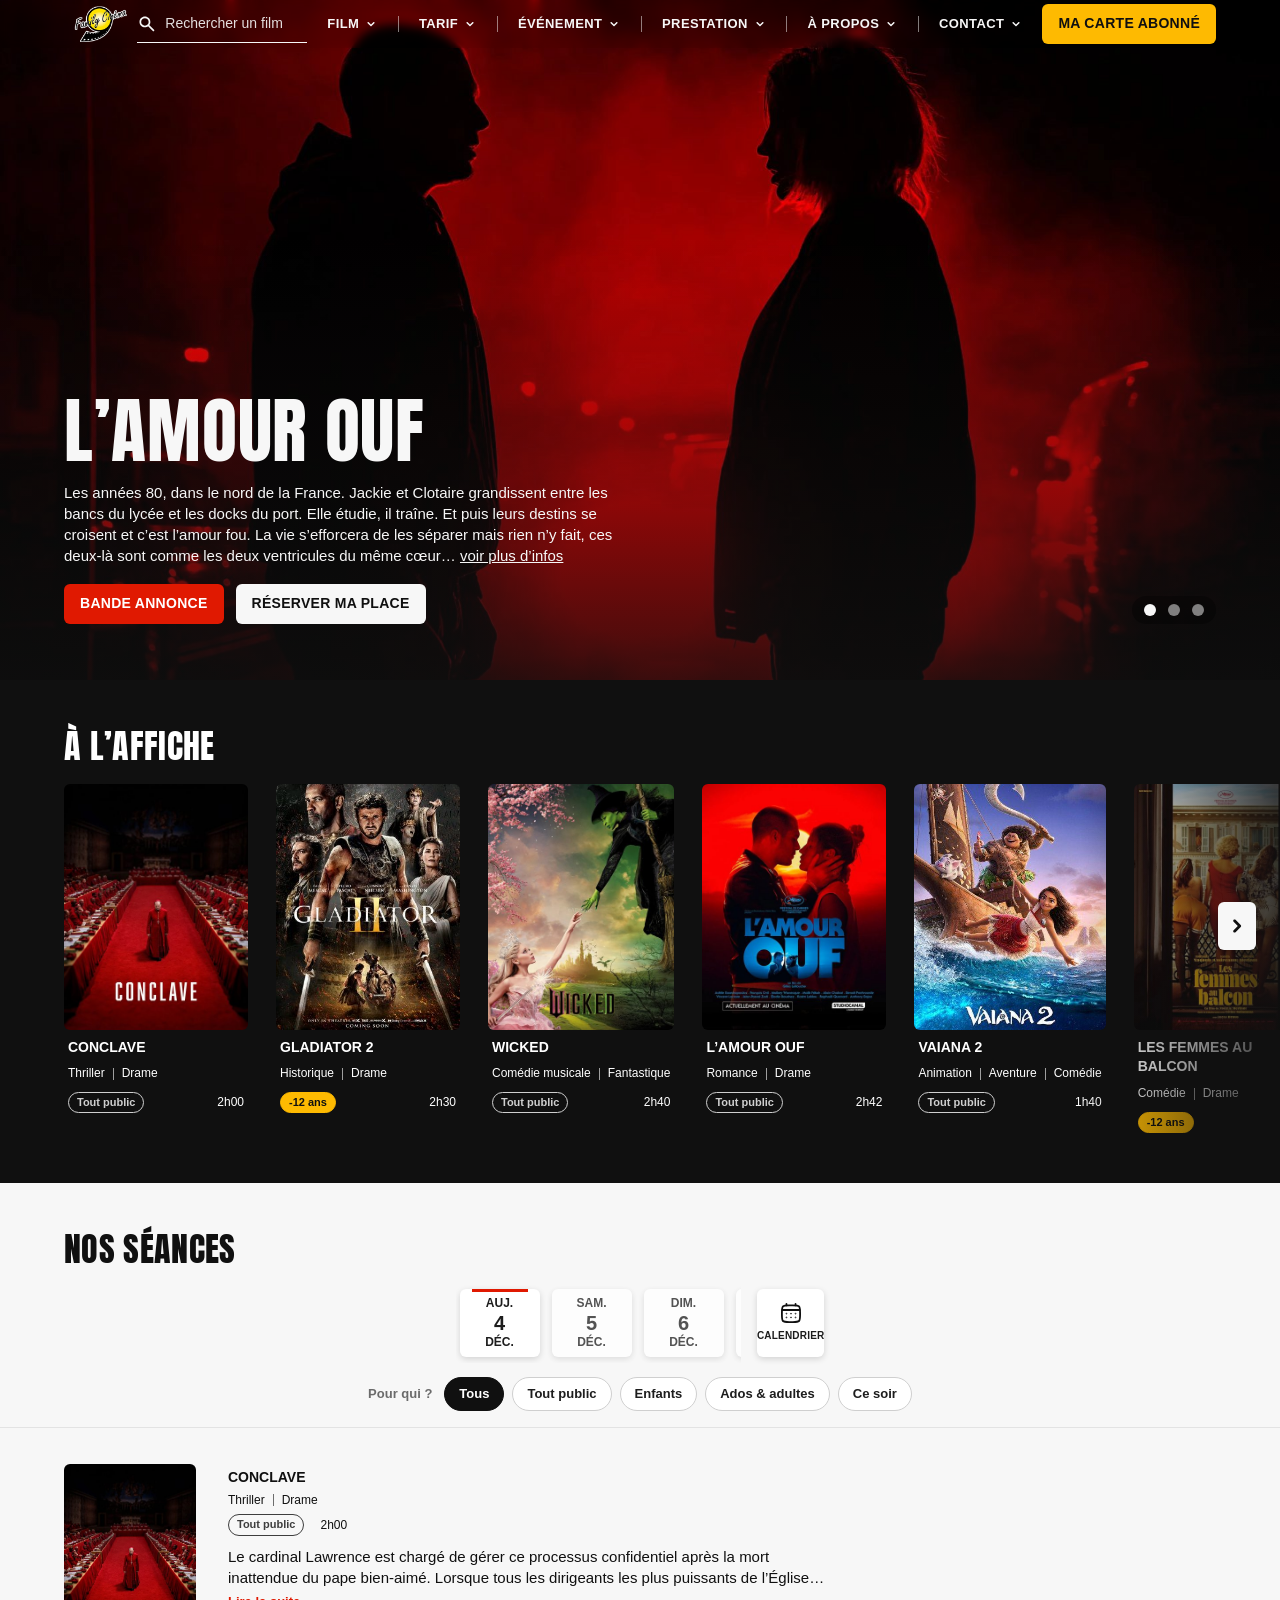
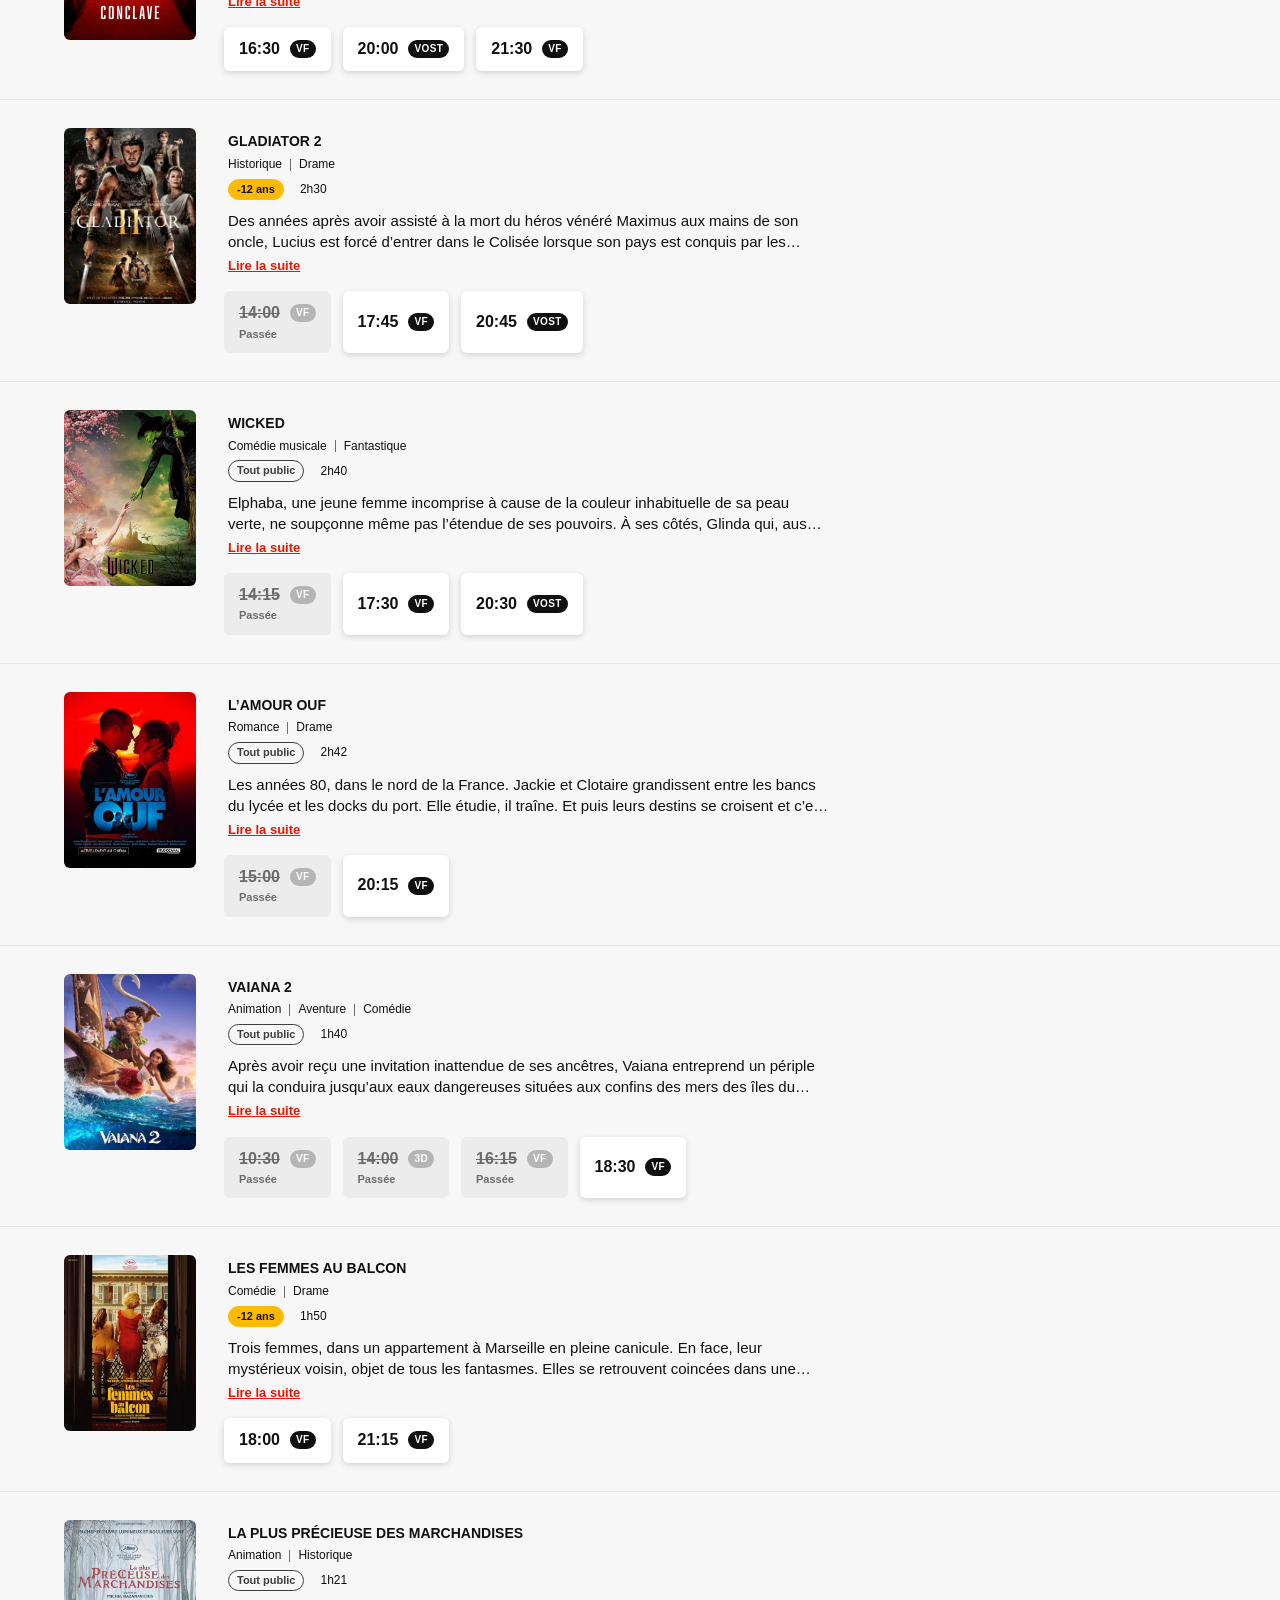
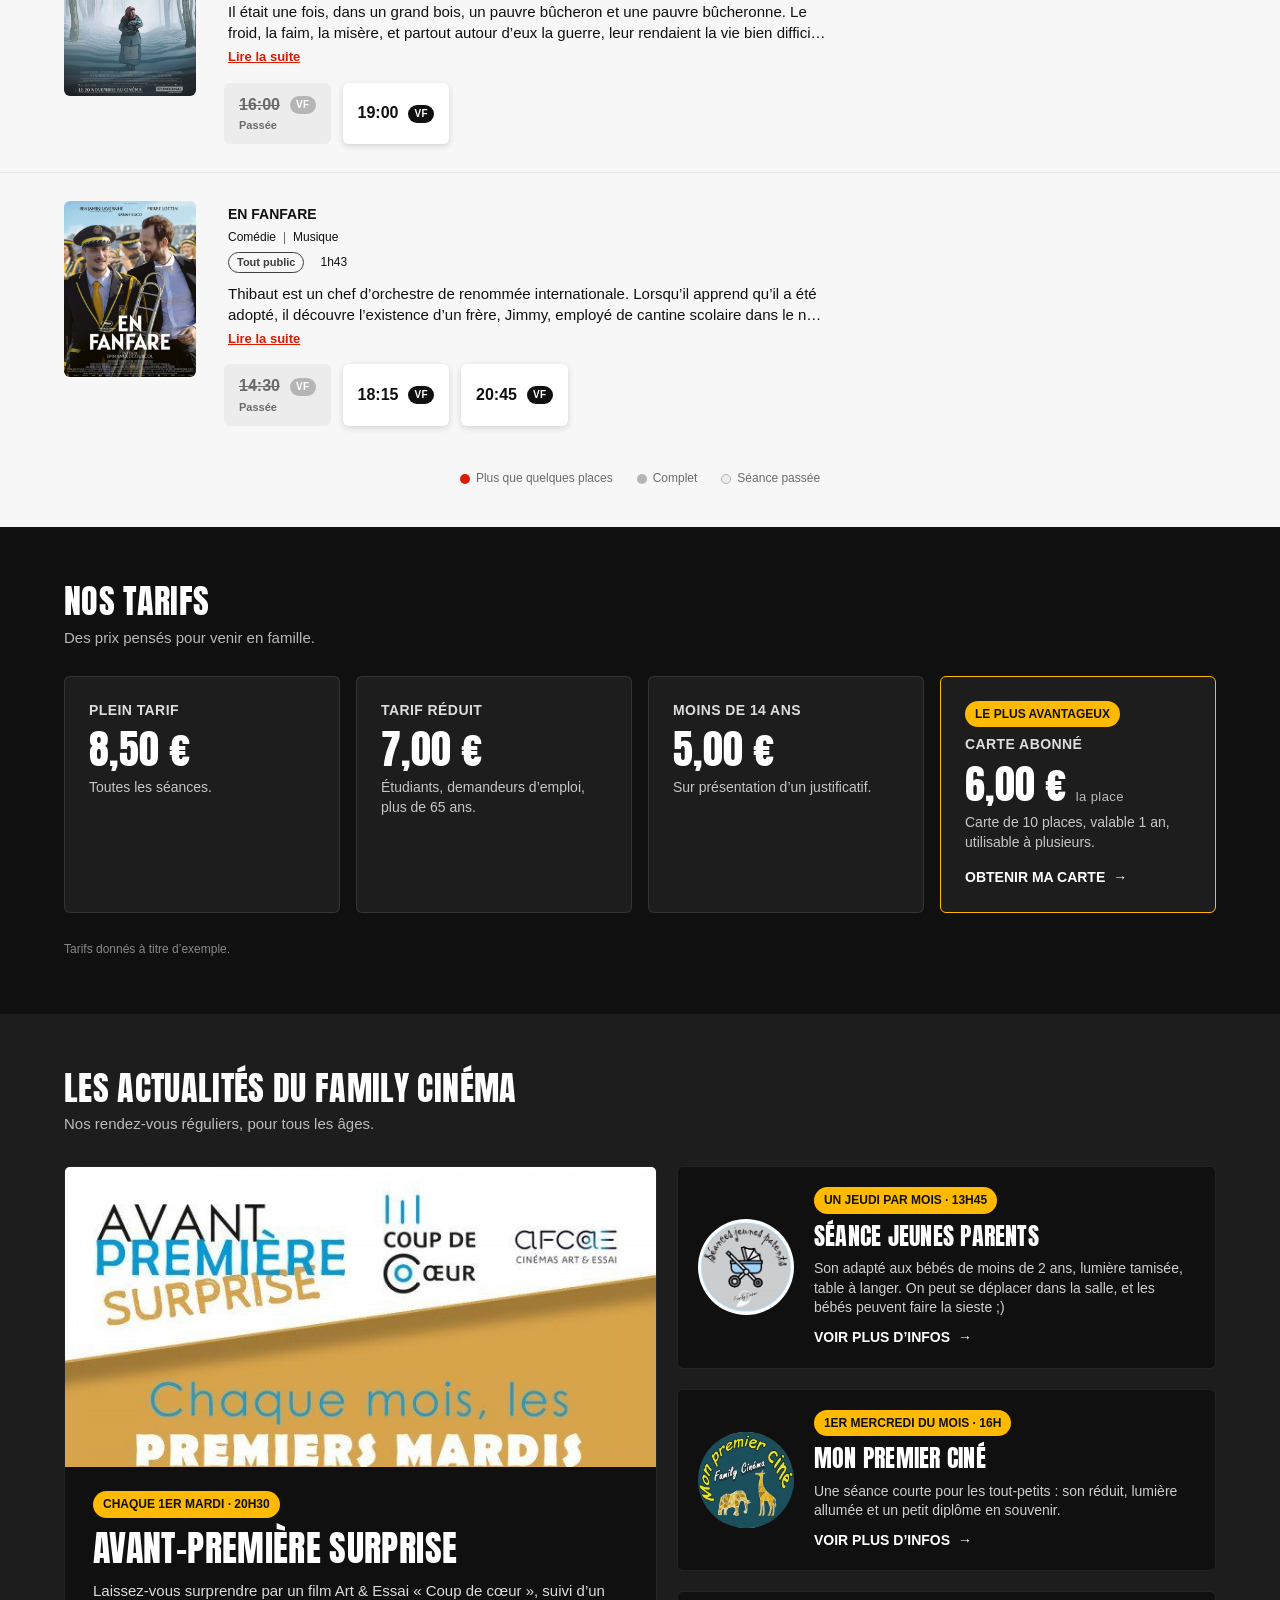
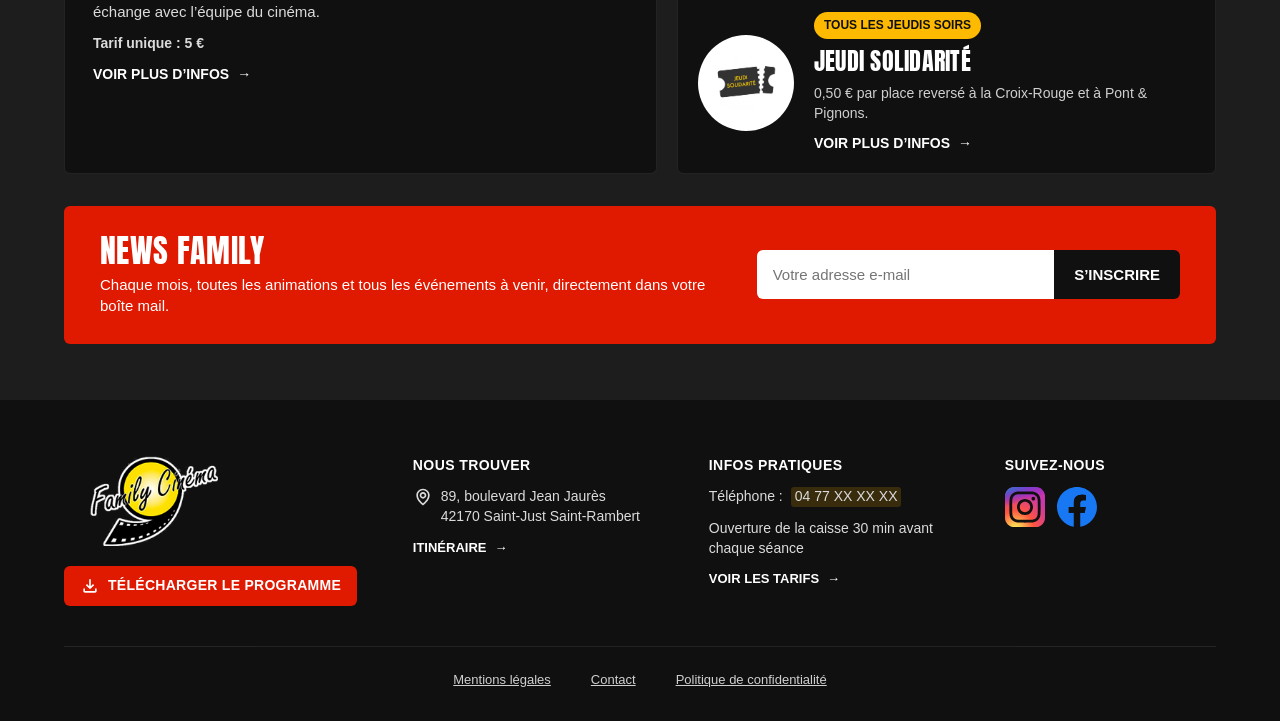
<file: index.html>
<!DOCTYPE html>
<html lang="fr">
<head>
  <meta charset="UTF-8">
  <meta name="viewport" content="width=device-width, initial-scale=1.0">
  <title>Family Cinéma</title>
  <link rel="preconnect" href="https://fonts.googleapis.com">
  <link rel="preconnect" href="https://fonts.gstatic.com" crossorigin>
  <link rel="stylesheet" href="https://fonts.googleapis.com/css2?family=Anton&display=swap">
  <link rel="stylesheet" href="style.css">
</head>
<body>

  <a href="#seances" class="skip-link">Aller aux séances</a>

  <!-- ============ BARRE DE NAVIGATION ============ -->
  <header class="nav">
    <div class="nav__inner">
      <a href="#" class="nav__logo"><img src="images/logo.png" alt="Family Cinéma — accueil"></a>

      <button class="nav__burger" aria-label="Ouvrir le menu" aria-expanded="false">
        <span></span><span></span><span></span>
      </button>

      <div class="nav__content">
        <div class="search-box">
          <label class="search">
            <img class="icon" src="images/icons/loupe.svg" alt="">
            <input id="search" type="search" placeholder="Rechercher un film" autocomplete="off"
                   aria-label="Rechercher un film" aria-controls="search-results" aria-expanded="false">
          </label>
          <ul class="search__results" id="search-results" role="listbox" hidden></ul>
        </div>

        <nav class="nav__menu" aria-label="Menu principal">
          <div class="menu-item">
            <button class="menu-item__btn" aria-expanded="false" aria-controls="menu-film">Film <img class="chevron" src="images/icons/chevron.svg" alt=""></button>
            <ul class="dropdown" id="menu-film">
              <li><a href="#affiche"><strong>À l’affiche</strong><small>Tous les films du moment</small></a></li>
              <li><a href="#seances"><strong>Séances du jour</strong><small>Horaires et réservation</small></a></li>
              <li><a href="#seances" data-filter-link="enfants"><strong>Jeune public</strong><small>Les films pour les enfants</small></a></li>
              <li><a href="#"><strong>Programme de la semaine</strong><small>Tous les horaires d’un coup d’œil</small></a></li>
            </ul>
          </div>
          <span class="nav__sep"></span>
          <div class="menu-item">
            <button class="menu-item__btn" aria-expanded="false" aria-controls="menu-tarif">Tarif <img class="chevron" src="images/icons/chevron.svg" alt=""></button>
            <ul class="dropdown" id="menu-tarif">
              <li><a href="#tarifs"><strong>Nos tarifs</strong><small>Plein, réduit, moins de 14 ans</small></a></li>
              <li><a href="#"><strong>Carte abonné</strong><small>10 places à 6 € la place</small></a></li>
              <li><a href="#"><strong>Groupes & scolaires</strong><small>Tarifs à partir de 10 personnes</small></a></li>
            </ul>
          </div>
          <span class="nav__sep"></span>
          <div class="menu-item">
            <button class="menu-item__btn" aria-expanded="false" aria-controls="menu-evenement">Événement <img class="chevron" src="images/icons/chevron.svg" alt=""></button>
            <ul class="dropdown" id="menu-evenement">
              <li><a href="#"><strong>Avant-première surprise</strong><small>Chaque 1er mardi · 20h30</small></a></li>
              <li><a href="#"><strong>Séance jeunes parents</strong><small>Un jeudi par mois · 13h45</small></a></li>
              <li><a href="#"><strong>Mon premier ciné</strong><small>1er mercredi du mois · 16h</small></a></li>
              <li><a href="#"><strong>Jeudi solidarité</strong><small>Tous les jeudis soirs</small></a></li>
            </ul>
          </div>
          <span class="nav__sep"></span>
          <div class="menu-item">
            <button class="menu-item__btn" aria-expanded="false" aria-controls="menu-prestation">Prestation <img class="chevron" src="images/icons/chevron.svg" alt=""></button>
            <ul class="dropdown" id="menu-prestation">
              <li><a href="#"><strong>Location de salle</strong><small>Pour vos réunions et projections</small></a></li>
              <li><a href="#"><strong>Séances scolaires</strong><small>Écoles, collèges, lycées</small></a></li>
              <li><a href="#"><strong>Anniversaire au cinéma</strong><small>Une séance + un goûter</small></a></li>
            </ul>
          </div>
          <span class="nav__sep"></span>
          <div class="menu-item">
            <button class="menu-item__btn" aria-expanded="false" aria-controls="menu-apropos">À propos <img class="chevron" src="images/icons/chevron.svg" alt=""></button>
            <ul class="dropdown" id="menu-apropos">
              <li><a href="#"><strong>Notre cinéma</strong><small>Notre histoire et notre équipe</small></a></li>
              <li><a href="#"><strong>Accessibilité</strong><small>Venir au cinéma en situation de handicap</small></a></li>
            </ul>
          </div>
          <span class="nav__sep"></span>
          <div class="menu-item">
            <button class="menu-item__btn" aria-expanded="false" aria-controls="menu-contact">Contact <img class="chevron" src="images/icons/chevron.svg" alt=""></button>
            <ul class="dropdown" id="menu-contact">
              <li><a href="#infos"><strong>Nous trouver</strong><small>Adresse et itinéraire</small></a></li>
              <li><a href="#"><strong>Nous écrire</strong><small>Formulaire de contact</small></a></li>
              <li><a href="#actus" data-focus="newsletter-email"><strong>Newsletter</strong><small>Recevoir la News Family</small></a></li>
            </ul>
          </div>
        </nav>

        <a href="#" class="btn btn--card">Ma carte abonné</a>
      </div>
    </div>
  </header>

  <main>

    <!-- ============ CARROUSEL DU HAUT ============ -->
    <section class="hero" aria-roledescription="carrousel" aria-label="Films à la une">
      <div class="hero__track">
        <article class="hero__slide is-active">
          <img class="hero__bg" src="images/hero-amour-ouf.jpg" alt="">
          <div class="hero__text">
            <h1>L’amour ouf</h1>
            <p>Les années 80, dans le nord de la France. Jackie et Clotaire grandissent entre les bancs du lycée et les docks du port. Elle étudie, il traîne. Et puis leurs destins se croisent et c’est l’amour fou. La vie s’efforcera de les séparer mais rien n’y fait, ces deux-là sont comme les deux ventricules du même cœur… <a href="#seance-amour-ouf" data-film="amour-ouf">voir plus d’infos</a></p>
            <div class="hero__buttons">
              <a href="#" class="btn btn--red">Bande annonce</a>
              <a href="#seance-amour-ouf" class="btn btn--light" data-film="amour-ouf">Réserver ma place</a>
            </div>
          </div>
        </article>

        <article class="hero__slide">
          <img class="hero__bg" src="images/hero-gladiator-2.jpg" alt="">
          <div class="hero__text">
            <h1>Gladiator 2</h1>
            <p>Des années après avoir assisté à la mort du héros vénéré Maximus aux mains de son oncle, Lucius est forcé d’entrer dans le Colisée lorsque son pays est conquis par les empereurs tyranniques qui gouvernent désormais… <a href="#seance-gladiator-2" data-film="gladiator-2">voir plus d’infos</a></p>
            <div class="hero__buttons">
              <a href="#" class="btn btn--red">Bande annonce</a>
              <a href="#seance-gladiator-2" class="btn btn--light" data-film="gladiator-2">Réserver ma place</a>
            </div>
          </div>
        </article>

        <article class="hero__slide">
          <img class="hero__bg" src="images/hero-wicked.jpg" alt="">
          <div class="hero__text">
            <h1>Wicked</h1>
            <p>Elphaba, une jeune femme incomprise à cause de la couleur inhabituelle de sa peau verte, ne soupçonne même pas l’étendue de ses pouvoirs. À ses côtés, Glinda qui, aussi populaire que privilégiée, ne connaît pas encore la vraie nature de son cœur… <a href="#seance-wicked" data-film="wicked">voir plus d’infos</a></p>
            <div class="hero__buttons">
              <a href="#" class="btn btn--red">Bande annonce</a>
              <a href="#seance-wicked" class="btn btn--light" data-film="wicked">Réserver ma place</a>
            </div>
          </div>
        </article>
      </div>

      <div class="hero__dots">
        <button class="is-active" aria-label="Film 1 : L’amour ouf"></button>
        <button aria-label="Film 2 : Gladiator 2"></button>
        <button aria-label="Film 3 : Wicked"></button>
      </div>
    </section>

    <!-- ============ À L'AFFICHE ============ -->
    <!-- Les cartes sont créées par script.js à partir de la liste FILMS -->
    <section class="affiche" id="affiche">
      <h2 class="section-title">À l’affiche</h2>

      <div class="affiche__wrapper">
        <div class="affiche__list"></div>

        <button class="affiche__prev" aria-label="Films précédents">
          <img class="arrow arrow--prev" src="images/icons/fleche-slider.svg" alt="">
        </button>
        <button class="affiche__next" aria-label="Films suivants">
          <img class="arrow arrow--next" src="images/icons/fleche-slider.svg" alt="">
        </button>
      </div>
    </section>

    <!-- ============ NOS SÉANCES ============ -->
    <section class="seances" id="seances">
      <h2 class="section-title">Nos séances</h2>

      <!-- Barre qui reste collée en haut pendant qu'on fait défiler les films -->
      <div class="toolbar">
        <div class="days">
          <div class="days__list" role="tablist" aria-label="Choisir un jour"></div>
          <div class="calendar">
            <button class="day day--calendar" aria-expanded="false" aria-controls="calendar-pop">
              <img class="icon" src="images/icons/calendrier.svg" alt="">
              <span>Calendrier</span>
            </button>
            <div class="calendar__pop" id="calendar-pop" role="dialog" aria-label="Choisir une date" hidden></div>
          </div>
        </div>

        <div class="filters" role="group" aria-label="Filtrer les films">
          <span class="filters__label">Pour qui ?</span>
          <button class="chip chip--filter is-active" data-filter="tous">Tous</button>
          <button class="chip chip--filter" data-filter="famille">Tout public</button>
          <button class="chip chip--filter" data-filter="enfants">Enfants</button>
          <button class="chip chip--filter" data-filter="ados">Ados &amp; adultes</button>
          <button class="chip chip--filter" data-filter="soir">Ce soir</button>
        </div>
      </div>

      <div class="films" aria-live="polite"></div>

      <p class="legend">
        <span><i class="dot dot--few"></i>Plus que quelques places</span>
        <span><i class="dot dot--full"></i>Complet</span>
        <span><i class="dot dot--past"></i>Séance passée</span>
      </p>
    </section>

    <!-- ============ TARIFS ============ -->
    <section class="tarifs" id="tarifs">
      <div class="tarifs__intro">
        <h2 class="section-title">Nos tarifs</h2>
        <p>Des prix pensés pour venir en famille.</p>
      </div>

      <!-- Tarifs d'exemple : à remplacer par les vrais tarifs du cinéma -->
      <div class="tarifs__grid">
        <article class="price">
          <h3>Plein tarif</h3>
          <p class="price__value">8,50 €</p>
          <p>Toutes les séances.</p>
        </article>
        <article class="price">
          <h3>Tarif réduit</h3>
          <p class="price__value">7,00 €</p>
          <p>Étudiants, demandeurs d’emploi, plus de 65 ans.</p>
        </article>
        <article class="price">
          <h3>Moins de 14 ans</h3>
          <p class="price__value">5,00 €</p>
          <p>Sur présentation d’un justificatif.</p>
        </article>
        <article class="price price--highlight">
          <span class="badge badge--accent">Le plus avantageux</span>
          <h3>Carte abonné</h3>
          <p class="price__value">6,00 € <small>la place</small></p>
          <p>Carte de 10 places, valable 1 an, utilisable à plusieurs.</p>
          <a href="#" class="arrow-link">Obtenir ma carte</a>
        </article>
      </div>
      <p class="tarifs__note">Tarifs donnés à titre d’exemple.</p>
    </section>

    <!-- ============ LES ACTUALITÉS ============ -->
    <section class="actus" id="actus">
      <div class="actus__intro">
        <h2 class="section-title">Les actualités du Family Cinéma</h2>
        <p>Nos rendez-vous réguliers, pour tous les âges.</p>
      </div>

      <div class="actus__grid">
        <a href="#" class="feature">
          <div class="feature__img"><img src="images/avant-premiere-surprise.jpg" alt="Affiche Avant-première surprise"></div>
          <div class="feature__content">
            <span class="badge">Chaque 1er mardi · 20h30</span>
            <h3>Avant-première surprise</h3>
            <p>Laissez-vous surprendre par un film Art &amp; Essai « Coup de cœur », suivi d’un échange avec l’équipe du cinéma.</p>
            <p class="feature__price">Tarif unique : 5 €</p>
            <span class="arrow-link">Voir plus d’infos</span>
          </div>
        </a>

        <div class="actus__side">
          <article class="event">
            <img class="event__img" src="images/seance-jeunes-parents.png" alt="">
            <div class="event__text">
              <span class="badge">Un jeudi par mois · 13h45</span>
              <h3>Séance jeunes parents</h3>
              <p>Son adapté aux bébés de moins de 2 ans, lumière tamisée, table à langer. On peut se déplacer dans la salle, et les bébés peuvent faire la sieste ;)</p>
              <a href="#" class="arrow-link">Voir plus d’infos</a>
            </div>
          </article>

          <article class="event">
            <img class="event__img" src="images/mon-premier-cine.png" alt="">
            <div class="event__text">
              <span class="badge">1er mercredi du mois · 16h</span>
              <h3>Mon premier ciné</h3>
              <p>Une séance courte pour les tout-petits : son réduit, lumière allumée et un petit diplôme en souvenir.</p>
              <a href="#" class="arrow-link">Voir plus d’infos</a>
            </div>
          </article>

          <article class="event">
            <img class="event__img event__img--ticket" src="images/jeudi-solidarite.png" alt="">
            <div class="event__text">
              <span class="badge">Tous les jeudis soirs</span>
              <h3>Jeudi solidarité</h3>
              <p>0,50 € par place reversé à la Croix-Rouge et à Pont &amp; Pignons.</p>
              <a href="#" class="arrow-link">Voir plus d’infos</a>
            </div>
          </article>
        </div>
      </div>

      <div class="newsletter">
        <div>
          <h3>News Family</h3>
          <p>Chaque mois, toutes les animations et tous les événements à venir, directement dans votre boîte mail.</p>
        </div>
        <form class="newsletter__form">
          <input type="email" id="newsletter-email" placeholder="Votre adresse e-mail" aria-label="Votre adresse e-mail" required>
          <button type="submit">S’inscrire</button>
        </form>
      </div>
    </section>
  </main>

  <!-- ============ PIED DE PAGE ============ -->
  <footer class="footer" id="infos">
    <div class="footer__grid">
      <div class="footer__col footer__brand">
        <img class="footer__logo" src="images/logo.png" alt="Family Cinéma">
        <a href="#" class="btn btn--red btn--icon">
          <img class="icon" src="images/icons/telecharger.svg" alt="">
          Télécharger le programme
        </a>
      </div>

      <div class="footer__col">
        <p class="footer__title">Nous trouver</p>
        <p class="footer__line">
          <img class="icon" src="images/icons/localisation.svg" alt="">
          <span>89, boulevard Jean Jaurès<br>42170 Saint-Just Saint-Rambert</span>
        </p>
        <a class="arrow-link" href="https://www.google.com/maps/search/?api=1&amp;query=Family+Cin%C3%A9ma+89+boulevard+Jean+Jaur%C3%A8s+42170+Saint-Just+Saint-Rambert" target="_blank" rel="noopener">Itinéraire</a>
      </div>

      <!-- Infos d'exemple : à compléter avec les vraies informations -->
      <div class="footer__col">
        <p class="footer__title">Infos pratiques</p>
        <p class="footer__line">Téléphone : <span class="todo">04 77 XX XX XX</span></p>
        <p class="footer__line">Ouverture de la caisse 30 min avant chaque séance</p>
        <a class="arrow-link" href="#tarifs">Voir les tarifs</a>
      </div>

      <div class="footer__col">
        <p class="footer__title">Suivez-nous</p>
        <div class="socials">
          <a href="#" class="social" aria-label="Instagram">
            <img src="images/icons/instagram.svg" alt="">
          </a>
          <a href="#" class="social" aria-label="Facebook">
            <img src="images/icons/facebook.svg" alt="">
          </a>
        </div>
      </div>
    </div>

    <nav class="footer__links">
      <a href="#">Mentions légales</a>
      <a href="#">Contact</a>
      <a href="#">Politique de confidentialité</a>
    </nav>
  </footer>

  <script src="script.js"></script>
</body>
</html>
</file>
<file: style.css>
/* =========================================================
   Family Cinéma — page d'accueil
   Couleurs et typos reprises de la maquette Figma
   ========================================================= */

:root {
  --red: #e01901;
  --red-dark: #b81400;
  --yellow: #feba01;
  --black: #101010;
  --grey-black: #1d1d1d;
  --grey: #6b6b6b;
  --blanc-2: #f7f7f7;
  --white: #ffffff;
  --placeholder: #2b2b2b;
  --focus: #3d8bfd;

  /* Couleur d'accent de la marque (bouton carte abonné, étiquettes des actualités…)
     Jaune du logo. Pour revenir au rouge, remplacer ces 3 lignes par :
     --accent: var(--red); --accent-hover: var(--red-dark); --on-accent: var(--white); */
  --accent: var(--yellow);
  --accent-hover: #e5a800;
  --on-accent: var(--black);

  /* marge gauche/droite : au moins 64px, et le contenu ne dépasse pas 1200px de large */
  --gutter: max(64px, calc((100vw - 1200px) / 2));
  --nav-h: 48px;

  /* Une seule règle d'arrondi : 6px pour les blocs, "pilule" pour les étiquettes */
  --radius: 6px;
  --pill: 999px;
  --shadow: 0 2px 6px rgba(0, 0, 0, 0.15);

  --font: "Helvetica Neue", Helvetica, Arial, sans-serif;
  --font-display: "Anton", "Arial Narrow", Impact, sans-serif;
}

* { box-sizing: border-box; margin: 0; padding: 0; }

html { scroll-behavior: smooth; }

body {
  font-family: var(--font);
  font-size: 15px;
  line-height: 1.4;
  color: var(--white);
  background: var(--black);
}

img { display: block; max-width: 100%; }
a { color: inherit; }
button { font: inherit; color: inherit; background: none; border: 0; cursor: pointer; }
[hidden] { display: none !important; }

/* Accessibilité : contour bien visible quand on navigue au clavier */
:focus-visible { outline: 3px solid var(--focus); outline-offset: 2px; border-radius: 2px; }

.skip-link {
  position: absolute;
  left: 16px;
  top: -60px;
  z-index: 200;
  padding: 10px 16px;
  border-radius: var(--radius);
  background: var(--white);
  color: var(--black);
  font-weight: 700;
}
.skip-link:focus { top: 12px; }

/* Icônes (fichiers SVG exportés de Figma dans images/icons) */
.icon { width: 20px; height: 20px; flex-shrink: 0; }
.chevron { width: 12px; height: 12px; flex-shrink: 0; }

/* ---------- Titres ---------- */
.section-title,
.hero__text h1,
.feature h3,
.event h3,
.newsletter h3,
.price__value {
  font-family: var(--font-display);
  font-weight: 400;
  letter-spacing: .01em;
  text-transform: uppercase;
  line-height: 1.05;
  text-wrap: balance;
}
.section-title {
  font-size: 34px;
  padding: 0 var(--gutter);
}

/* ---------- Boutons ---------- */
.btn {
  display: inline-flex;
  align-items: center;
  justify-content: center;
  gap: 8px;
  padding: 10px 16px;
  border-radius: var(--radius);
  font-size: 14px;
  font-weight: 700;
  letter-spacing: .02em;
  text-transform: uppercase;
  text-decoration: none;
  white-space: nowrap;
  transition: background-color .2s, color .2s;
}
.btn--red { background: var(--red); color: var(--white); }
.btn--red:hover { background: var(--red-dark); }
/* bouton secondaire : fond blanc plein pour rester lisible sur les photos */
.btn--light { background: var(--blanc-2); color: var(--black); }
.btn--light:hover { background: var(--white); color: var(--red); }
.btn--card { background: var(--accent); color: var(--on-accent); }
.btn--card:hover { background: var(--accent-hover); }

.link { font-weight: 700; text-decoration: underline; }

.arrow-link {
  display: inline-flex;
  align-items: center;
  gap: 8px;
  font-size: 14px;
  font-weight: 700;
  text-transform: uppercase;
  text-decoration: none;
}
.arrow-link::after { content: "→"; transition: transform .2s; }
.arrow-link:hover::after { transform: translateX(4px); }

/* ---------- Étiquettes ---------- */
.badge {
  display: inline-flex;
  align-items: center;
  gap: 6px;
  padding: 5px 10px;
  border-radius: var(--pill);
  background: var(--accent);
  color: var(--on-accent);
  font-size: 12px;
  font-weight: 700;
  text-transform: uppercase;
  white-space: nowrap;
}

/* Âge : pastille "Tout public" discrète, pastille jaune "-12 ans" */
.age {
  display: inline-block;
  padding: 2px 8px;
  border: 1px solid currentColor;
  border-radius: var(--pill);
  font-size: 11px;
  font-weight: 700;
  opacity: .8;
}
.age--12 {
  border-color: var(--yellow);
  background: var(--yellow);
  color: var(--black);
  opacity: 1;
}

/* Version VF / VOST / 3D */
.version {
  padding: 2px 6px;
  border-radius: var(--pill);
  background: var(--black);
  color: var(--white);
  font-size: 10px;
  font-weight: 700;
  letter-spacing: .04em;
}

/* Puces de filtre */
.chip {
  padding: 7px 14px;
  border: 1px solid #cfcfcf;
  border-radius: var(--pill);
  background: var(--white);
  color: var(--grey-black);
  font-size: 13px;
  font-weight: 700;
  transition: background-color .2s, color .2s, border-color .2s;
}
.chip:hover { border-color: var(--black); }
.chip.is-active { background: var(--black); border-color: var(--black); color: var(--white); }

/* ---------- Champ recherche ---------- */
.search {
  display: flex;
  align-items: center;
  gap: 8px;
  padding: 8px 0;
  border-bottom: 1px solid currentColor;
  color: var(--blanc-2);
}
.search input {
  flex: 1;
  min-width: 0;
  font: inherit;
  color: inherit;
  background: transparent;
  border: 0;
  outline: none;
}
.search input::placeholder { color: inherit; opacity: .9; }
.search:focus-within { border-bottom-color: var(--focus); }

.search-box { position: relative; }
.search__results {
  position: absolute;
  top: calc(100% + 8px);
  left: 0;
  width: 320px;
  max-width: calc(100vw - 32px);
  max-height: 360px;
  overflow-y: auto;
  padding: 6px;
  border-radius: var(--radius);
  background: var(--white);
  color: var(--black);
  box-shadow: 0 12px 32px rgba(0, 0, 0, .35);
  list-style: none;
}
.search__results a {
  display: flex;
  align-items: center;
  gap: 12px;
  padding: 6px;
  border-radius: var(--radius);
  text-decoration: none;
}
.search__results a:hover,
.search__results a:focus { background: var(--blanc-2); outline: none; }
.search__results img { width: 36px; height: 48px; object-fit: cover; border-radius: 3px; }
.search__results strong { display: block; font-size: 14px; }
.search__results small { color: var(--grey); font-size: 12px; }
.search__empty { padding: 12px; color: var(--grey); font-size: 14px; }

/* =========================================================
   NAVIGATION
   ========================================================= */
.nav {
  position: fixed;
  inset: 0 0 auto 0;
  z-index: 100;
  padding: 4px var(--gutter);
  background: rgba(0, 0, 0, 0.01);
  backdrop-filter: blur(4.85px);
  -webkit-backdrop-filter: blur(4.85px);
  transition: background-color .3s;
}
.nav.is-scrolled { background: rgba(16, 16, 16, .92); }

.nav__inner {
  display: flex;
  align-items: center;
  justify-content: space-between;
  height: 40px;
}
.nav__logo img { width: 80px; height: 40px; object-fit: contain; }

.nav__content {
  display: flex;
  align-items: center;
  gap: 24px;
  flex: 0 1 1177px;
}
.nav__content .search-box { width: 190px; flex-shrink: 0; font-size: 14px; }

.nav__menu {
  display: flex;
  align-items: center;
  justify-content: space-between;
  flex: 1;
}
.menu-item { position: relative; }
.menu-item__btn {
  display: flex;
  align-items: center;
  gap: 6px;
  padding: 8px;
  font-size: 13px;
  font-weight: 700;
  letter-spacing: .03em;
  text-transform: uppercase;
  color: var(--blanc-2);
  white-space: nowrap;
  transition: color .2s;
}
.menu-item__btn .chevron { transition: transform .2s; }
.menu-item__btn:hover,
.menu-item.is-open .menu-item__btn { color: var(--accent); }
.menu-item.is-open .chevron { transform: rotate(180deg); }

/* Menu déroulant */
.dropdown {
  position: absolute;
  top: 100%;
  left: 50%;
  z-index: 5;
  min-width: 250px;
  padding: 8px;
  margin-top: 8px;
  border: 1px solid rgba(255, 255, 255, .08);
  border-radius: var(--radius);
  background: rgba(16, 16, 16, .97);
  box-shadow: 0 16px 40px rgba(0, 0, 0, .45);
  list-style: none;
  opacity: 0;
  visibility: hidden;
  transform: translate(-50%, -6px);
  transition: opacity .2s, transform .2s, visibility .2s;
}
/* petite zone invisible pour ne pas perdre le survol entre le bouton et le menu */
.dropdown::before { content: ""; position: absolute; left: 0; right: 0; top: -12px; height: 12px; }
.menu-item.is-open .dropdown { opacity: 1; visibility: visible; transform: translate(-50%, 0); }
.dropdown a {
  display: flex;
  flex-direction: column;
  gap: 2px;
  padding: 10px 12px;
  border-radius: var(--radius);
  text-decoration: none;
  transition: background-color .15s;
}
.dropdown a:hover,
.dropdown a:focus-visible { background: rgba(255, 255, 255, .08); }
.dropdown strong { font-size: 14px; color: var(--white); }
.dropdown small { font-size: 12px; color: rgba(255, 255, 255, .6); }
/* le dernier menu (Contact) s'aligne à droite pour ne pas sortir de l'écran */
.menu-item:last-child .dropdown { left: auto; right: 0; transform: translateY(-6px); }
.menu-item:last-child.is-open .dropdown { transform: translateY(0); }

.nav__sep { width: 1px; height: 16px; background: rgba(247, 247, 247, .5); }

.nav__burger { display: none; }

/* =========================================================
   CARROUSEL DU HAUT
   ========================================================= */
.hero {
  position: relative;
  height: min(680px, 85vh, 56.25vw); /* 56.25vw = format 16/9 des images */
  min-height: 480px;
  overflow: hidden;
  background: var(--placeholder);
  touch-action: pan-y;
}
.hero__track {
  display: flex;
  height: 100%;
  transition: transform .6s ease;
}
.hero__slide {
  position: relative;
  flex: 0 0 100%;
  display: flex;
  flex-direction: column;
  justify-content: flex-end;
  padding: var(--gutter);
  padding-bottom: 56px;
}
.hero__bg {
  position: absolute;
  inset: 0;
  width: 100%;
  height: 100%;
  object-fit: cover;
  object-position: center top; /* on garde le haut de l'image (les visages) */
}
/* léger dégradé sombre en bas pour que le texte et les boutons restent lisibles */
.hero__slide::after {
  content: "";
  position: absolute;
  inset: 0;
  background: linear-gradient(to top, rgba(16, 16, 16, .8) 0%, rgba(16, 16, 16, .3) 40%, rgba(16, 16, 16, 0) 65%);
}
.hero__text {
  position: relative;
  z-index: 1;
  display: flex;
  flex-direction: column;
  align-items: flex-start;
  gap: 14px;
  max-width: 560px;
  color: var(--blanc-2);
}
.hero__text h1 { font-size: 72px; }
.hero__buttons { display: flex; gap: 12px; flex-wrap: wrap; margin-top: 4px; }

.hero__dots {
  position: absolute;
  right: var(--gutter);
  bottom: 56px;
  display: flex;
  gap: 12px;
  padding: 8px 12px;
  border-radius: var(--pill);
  background: rgba(0, 0, 0, .35);
}
.hero__dots button {
  width: 12px; height: 12px;
  border-radius: 50%;
  background: rgba(247, 247, 247, .5);
}
.hero__dots button.is-active { background: var(--blanc-2); }

/* =========================================================
   À L'AFFICHE
   ========================================================= */
.affiche {
  padding-top: 48px;
  background: var(--black);
}
.affiche__wrapper { position: relative; }

.affiche__list {
  display: flex;
  gap: 28px;
  padding: 20px var(--gutter) 48px;
  overflow-x: auto;
  scroll-behavior: smooth;
  scrollbar-width: none;
}
.affiche__list::-webkit-scrollbar { display: none; }

/* dégradé noir sur la droite, comme dans la maquette */
.affiche__wrapper::after {
  content: "";
  position: absolute;
  top: 0; right: 0; bottom: 0;
  width: 200px;
  background: linear-gradient(to right, rgba(16, 16, 16, 0), rgba(16, 16, 16, .8) 97.5%);
  pointer-events: none;
}

.affiche__next,
.affiche__prev {
  position: absolute;
  top: 138px;
  z-index: 2;
  display: flex;
  align-items: center;
  height: 48px;
  padding: 8px;
  border-radius: var(--radius);
  background: var(--blanc-2);
  color: var(--black);
  box-shadow: var(--shadow);
  transition: opacity .2s;
}
.affiche__next { right: 24px; }
.affiche__prev { left: 24px; opacity: 0; pointer-events: none; }
.affiche__prev.is-visible { opacity: 1; pointer-events: auto; }
.affiche__next.is-hidden { opacity: 0; pointer-events: none; }
.arrow { width: 22px; height: 22px; }
.arrow--next { transform: rotate(-90deg); }
.arrow--prev { transform: rotate(90deg); }

.poster-card {
  flex: 0 0 184px;
  display: flex;
  flex-direction: column;
  gap: 4px;
  text-decoration: none;
}
.poster {
  position: relative;
  height: 246px;
  border-radius: var(--radius);
  overflow: hidden;
  background: var(--placeholder);
}
.poster img {
  width: 100%;
  height: 100%;
  object-fit: cover;
  transition: transform .3s;
}

/* Au survol : l'affiche s'assombrit et un bouton « Voir les séances » apparaît */
.poster::after {
  content: "";
  position: absolute;
  inset: 0;
  background: rgba(16, 16, 16, .55);
  opacity: 0;
  transition: opacity .25s;
}
.poster__cta {
  position: absolute;
  left: 50%;
  bottom: 16px;
  z-index: 1;
  padding: 8px 12px;
  border-radius: var(--radius);
  background: var(--red);
  color: var(--white);
  font-size: 12px;
  font-weight: 700;
  text-transform: uppercase;
  white-space: nowrap;
  opacity: 0;
  transform: translate(-50%, 8px);
  transition: opacity .25s, transform .25s;
}
.poster-card:hover .poster img,
.poster-card:focus-visible .poster img { transform: scale(1.05); }
.poster-card:hover .poster::after,
.poster-card:focus-visible .poster::after { opacity: 1; }
.poster-card:hover .poster__cta,
.poster-card:focus-visible .poster__cta { opacity: 1; transform: translate(-50%, 0); }

.poster-card h3,
.film h3 {
  padding: 4px;
  font-size: 14px;
  font-weight: 700;
  text-transform: uppercase;
}

/* Genres séparés par un petit trait vertical */
.genres {
  display: flex;
  flex-wrap: wrap;
  align-items: center;
  padding: 0 4px 4px;
  font-size: 12px;
}
.genres span + span::before {
  content: "";
  display: inline-block;
  width: 1px;
  height: 12px;
  margin: 0 8px;
  vertical-align: middle;
  background: currentColor;
  opacity: .6;
}
/* dans les cartes d'affiches, les genres restent sur une ligne */
.poster-card .genres { flex-wrap: nowrap; white-space: nowrap; overflow: hidden; }

.meta {
  display: flex;
  align-items: center;
  justify-content: space-between;
  gap: 12px;
  padding: 2px 4px;
  font-size: 12px;
}

/* =========================================================
   NOS SÉANCES
   ========================================================= */
.seances {
  padding-top: 48px;
  background: var(--blanc-2);
  color: var(--black);
}

/* Barre jours + filtres, collée sous le menu pendant le défilement */
.toolbar {
  position: sticky;
  top: var(--nav-h);
  z-index: 10;
  display: flex;
  flex-direction: column;
  align-items: center;
  gap: 12px;
  padding: 16px var(--gutter) 14px;
  background: var(--blanc-2);
  border-bottom: 1px solid #e3e3e3;
}

.days {
  display: flex;
  align-items: center;
  gap: 16px;
  max-width: 100%;
}
.days__list {
  display: flex;
  gap: 12px;
  padding: 6px 4px;
  overflow-x: auto;
  scrollbar-width: none;
}
.days__list::-webkit-scrollbar { display: none; }

.day {
  position: relative;
  flex: 0 0 80px;
  height: 68px;
  display: flex;
  flex-direction: column;
  align-items: center;
  justify-content: center;
  border-radius: var(--radius);
  background: var(--white);
  color: var(--grey-black);
  box-shadow: var(--shadow);
  font-size: 12px;
  font-weight: 700;
  text-transform: uppercase;
  opacity: .75;
  transition: opacity .2s;
}
.day strong { font-size: 20px; line-height: 1.1; }
.day::before {             /* barre rouge du jour sélectionné */
  content: "";
  position: absolute;
  top: 0;
  width: 56px;
  height: 3px;
  background: var(--red);
  opacity: 0;
}
.day:hover,
.day.is-active { opacity: 1; }
.day.is-active::before { opacity: 1; }

.day--calendar {
  gap: 6px;
  font-size: 10px;
  letter-spacing: .02em;
  opacity: 1;
  cursor: pointer;
}
.day--calendar[aria-expanded="true"] { box-shadow: 0 0 0 2px var(--black); }

/* Calendrier qui s'ouvre sous le bouton */
.calendar { position: relative; }
.calendar__pop {
  position: absolute;
  top: calc(100% + 10px);
  right: 0;
  z-index: 20;
  width: 300px;
  padding: 16px;
  border-radius: var(--radius);
  background: var(--white);
  color: var(--black);
  box-shadow: 0 16px 40px rgba(0, 0, 0, .25);
}
.calendar__head {
  display: flex;
  align-items: center;
  justify-content: space-between;
  margin-bottom: 12px;
  text-transform: capitalize;
}
.calendar__nav {
  width: 32px;
  height: 32px;
  border-radius: var(--radius);
  font-size: 22px;
  line-height: 1;
}
.calendar__nav:hover:not(:disabled) { background: var(--blanc-2); }
.calendar__nav:disabled { opacity: .25; cursor: default; }
.calendar__grid {
  display: grid;
  grid-template-columns: repeat(7, 1fr);
  gap: 4px;
  text-align: center;
}
.calendar__dow { padding-bottom: 4px; font-size: 11px; font-weight: 700; color: var(--grey); }
.calendar__day {
  aspect-ratio: 1;
  border-radius: var(--radius);
  font-size: 13px;
  font-variant-numeric: tabular-nums;
}
.calendar__day:hover:not(:disabled) { background: var(--blanc-2); }
.calendar__day:disabled { color: #c4c4c4; cursor: default; }
.calendar__day.is-today { font-weight: 700; box-shadow: inset 0 0 0 1px var(--black); }
.calendar__day.is-selected { background: var(--red); color: var(--white); font-weight: 700; box-shadow: none; }
.calendar__day.is-selected:hover { background: var(--red-dark); }
.calendar__foot { margin-top: 10px; font-size: 11px; color: var(--grey); text-align: center; }

.filters {
  display: flex;
  align-items: center;
  gap: 8px;
  max-width: 100%;
  overflow-x: auto;
  scrollbar-width: none;
  padding: 2px;
}
.filters::-webkit-scrollbar { display: none; }
.filters__label { font-size: 13px; font-weight: 700; color: var(--grey); white-space: nowrap; margin-right: 4px; }
.filters .chip { white-space: nowrap; }

/* Liste des films */
.films {
  display: flex;
  flex-direction: column;
  padding: 8px 0 16px;
}
.film {
  display: flex;
  align-items: flex-start;
  gap: 28px;
  padding: 28px var(--gutter);
  border-bottom: 1px solid #e6e6e6;
}
.film:last-child { border-bottom: 0; }
.film .poster { flex: 0 0 132px; height: 176px; background: var(--white); }
.film .poster::after { display: none; }
.film__body {
  flex: 1;
  min-width: 0;
  display: flex;
  flex-direction: column;
  gap: 16px;
}
.film .meta { justify-content: flex-start; gap: 16px; }
.film__desc {
  max-width: 72ch;
  margin: 8px 4px 2px;
  display: -webkit-box;
  -webkit-line-clamp: 2;
  -webkit-box-orient: vertical;
  overflow: hidden;
}
.film__desc.is-open { display: block; }
.film__more { margin-left: 4px; font-size: 13px; color: var(--red); }

/* Mise en valeur quand on arrive depuis une affiche ou la recherche */
@keyframes highlight {
  from { background: rgba(224, 25, 1, .12); }
  to { background: transparent; }
}
.film.is-highlight { animation: highlight 1.8s ease-out; }

/* Horaires */
.hours { display: flex; flex-wrap: wrap; gap: 12px; }
.hour {
  display: grid;
  grid-template-columns: auto auto;
  align-items: center;
  column-gap: 10px;
  row-gap: 2px;
  min-width: 104px;
  padding: 10px 14px;
  border: 1px solid transparent;
  border-radius: var(--radius);
  background: var(--white);
  box-shadow: var(--shadow);
  text-decoration: none;
  transition: background-color .2s, color .2s, border-color .2s;
}
.hour__time { font-size: 16px; font-weight: 700; font-variant-numeric: tabular-nums; }
.hour .version { justify-self: end; }
.hour__info { grid-column: 1 / -1; font-size: 11px; font-weight: 700; }
a.hour:hover { border-color: var(--red); }

.hour--few .hour__info { color: var(--red); }
.hour--full,
.hour--past {
  background: #ececec;
  box-shadow: none;
  color: var(--grey);
  cursor: not-allowed;
}
.hour--full .hour__time,
.hour--past .hour__time { text-decoration: line-through; }
.hour--full .version,
.hour--past .version { background: #b5b5b5; }

.films__empty { padding: 40px var(--gutter); text-align: center; color: var(--grey); }
.films__empty .link { color: var(--red); }

/* Légende des états */
.legend {
  display: flex;
  flex-wrap: wrap;
  justify-content: center;
  gap: 8px 24px;
  padding: 0 var(--gutter) 40px;
  font-size: 12px;
  color: var(--grey);
}
.legend span { display: inline-flex; align-items: center; gap: 6px; }
.dot { width: 10px; height: 10px; border-radius: 50%; }
.dot--few { background: var(--red); }
.dot--full { background: #b5b5b5; }
.dot--past { background: #ececec; border: 1px solid #b5b5b5; }

/* =========================================================
   TARIFS
   ========================================================= */
.tarifs {
  display: flex;
  flex-direction: column;
  gap: 28px;
  padding: 56px var(--gutter);
  background: var(--black);
}
.tarifs__intro .section-title { padding: 0; }
.tarifs__intro p { margin-top: 8px; opacity: .7; }
.tarifs__grid {
  display: grid;
  grid-template-columns: repeat(4, 1fr);
  gap: 16px;
}
.price {
  display: flex;
  flex-direction: column;
  align-items: flex-start;
  gap: 8px;
  padding: 24px;
  border: 1px solid rgba(255, 255, 255, .1);
  border-radius: var(--radius);
  background: var(--grey-black);
}
.price h3 { font-size: 14px; font-weight: 700; text-transform: uppercase; letter-spacing: .03em; opacity: .85; }
.price__value { font-size: 40px; }
.price__value small { font-family: var(--font); font-size: 13px; text-transform: none; opacity: .7; }
.price p:not(.price__value) { font-size: 14px; opacity: .75; }
.price .arrow-link { margin-top: auto; padding-top: 8px; }
.price--highlight { border-color: var(--accent); }
.tarifs__note { font-size: 12px; opacity: .5; }

/* =========================================================
   ACTUALITÉS
   ========================================================= */
.actus {
  display: flex;
  flex-direction: column;
  gap: 32px;
  padding: 56px 0;
  background: var(--grey-black);
}
.actus__intro { padding: 0 var(--gutter); }
.actus__intro .section-title { padding: 0; }
.actus__intro p { margin-top: 8px; opacity: .7; }

.actus__grid {
  display: grid;
  grid-template-columns: 1.1fr 1fr;
  gap: 20px;
  padding: 0 var(--gutter);
}

/* Grande carte à la une */
.feature {
  display: flex;
  flex-direction: column;
  border: 1px solid rgba(255, 255, 255, .08);
  border-radius: var(--radius);
  overflow: hidden;
  background: var(--black);
  text-decoration: none;
  transition: border-color .2s;
}
.feature:hover { border-color: var(--red); }
.feature__img { height: 300px; overflow: hidden; background: #d7a53e; }
.feature__img img {
  width: 100%;
  height: 100%;
  object-fit: cover;
  object-position: top;
  transition: transform .4s;
}
.feature:hover .feature__img img { transform: scale(1.03); }
.feature__content {
  display: flex;
  flex-direction: column;
  align-items: flex-start;
  gap: 12px;
  padding: 24px 28px 28px;
}
.feature h3 { font-size: 36px; }
.feature p { opacity: .85; }
.feature__price { font-size: 14px; font-weight: 700; }

/* Petites cartes */
.actus__side { display: flex; flex-direction: column; gap: 20px; }
.event {
  flex: 1;
  display: flex;
  align-items: center;
  gap: 20px;
  padding: 20px;
  border: 1px solid rgba(255, 255, 255, .08);
  border-radius: var(--radius);
  background: var(--black);
  transition: border-color .2s, transform .2s;
}
.event:hover { border-color: var(--red); transform: translateY(-2px); }
.event__img {
  flex: 0 0 96px;
  width: 96px;
  height: 96px;
  border-radius: 50%;
  object-fit: cover;
  background: var(--white);
}
.event__img--ticket { object-fit: contain; padding: 10px; }
.event__text { display: flex; flex-direction: column; align-items: flex-start; gap: 10px; }
.event h3 { font-size: 24px; }
.event p { font-size: 14px; opacity: .8; }

/* Bandeau newsletter */
.newsletter {
  display: flex;
  align-items: center;
  justify-content: space-between;
  gap: 32px;
  margin: 0 var(--gutter);
  padding: 28px 36px;
  border-radius: var(--radius);
  background: var(--red);
}
.newsletter h3 { font-size: 32px; }
.newsletter p { margin-top: 6px; }
.newsletter form { display: flex; flex: 0 1 460px; }
.newsletter input {
  flex: 1;
  min-width: 0;
  padding: 14px 16px;
  border: 0;
  border-radius: var(--radius) 0 0 var(--radius);
  font: inherit;
}
.newsletter button {
  padding: 14px 20px;
  border-radius: 0 var(--radius) var(--radius) 0;
  background: var(--black);
  font-weight: 700;
  text-transform: uppercase;
}
.newsletter__thanks { font-weight: 700; }

/* =========================================================
   FOOTER
   ========================================================= */
.footer {
  display: flex;
  flex-direction: column;
  gap: 40px;
  padding: 56px var(--gutter) 32px;
  background: var(--black);
  font-size: 14px;
}
.footer__grid {
  display: grid;
  grid-template-columns: 1.2fr 1fr 1fr .8fr;
  gap: 32px;
}
.footer__col { display: flex; flex-direction: column; align-items: flex-start; gap: 12px; }
.footer__brand { gap: 20px; }
.footer__logo { width: 180px; height: 90px; object-fit: contain; object-position: left; }
.footer__title { font-weight: 700; text-transform: uppercase; letter-spacing: .03em; }
.footer__line { display: flex; align-items: flex-start; gap: 8px; opacity: .85; }
.footer .arrow-link { font-size: 13px; }
.todo { background: rgba(254, 186, 1, .2); padding: 0 4px; border-radius: 3px; }

.socials { display: flex; gap: 12px; }
.social img { width: 40px; height: 40px; }
.btn--icon .icon { width: 20px; height: 20px; }

.footer__links {
  display: flex;
  flex-wrap: wrap;
  justify-content: center;
  gap: 12px 40px;
  padding-top: 24px;
  border-top: 1px solid rgba(255, 255, 255, .1);
  font-size: 13px;
  opacity: .8;
}

/* =========================================================
   RESPONSIVE
   ========================================================= */
@media (max-width: 1280px) {
  .nav__content .search-box { width: 170px; }
  .menu-item__btn { padding: 8px 4px; }
  .nav__content { gap: 16px; }
}

/* Tablette : menu burger */
@media (max-width: 1100px) {
  :root { --gutter: 32px; }

  .nav { background: rgba(16, 16, 16, .92); }
  .nav__burger {
    display: flex;
    flex-direction: column;
    justify-content: center;
    gap: 5px;
    width: 40px;
    height: 40px;
  }
  .nav__burger span { height: 2px; background: var(--white); transition: transform .3s, opacity .3s; }
  .nav.is-open .nav__burger span:nth-child(1) { transform: translateY(7px) rotate(45deg); }
  .nav.is-open .nav__burger span:nth-child(2) { opacity: 0; }
  .nav.is-open .nav__burger span:nth-child(3) { transform: translateY(-7px) rotate(-45deg); }

  .nav__content {
    position: absolute;
    top: 100%;
    left: 0;
    right: 0;
    flex-direction: column;
    align-items: stretch;
    gap: 16px;
    padding: 16px var(--gutter) 24px;
    background: var(--black);
    display: none;
  }
  .nav.is-open .nav__content { display: flex; }
  /* menu ouvert : fond plein (le flou de la barre laissait voir la page derrière) */
  .nav.is-open { background: var(--black); backdrop-filter: none; -webkit-backdrop-filter: none; }
  .nav__content .search-box { width: 100%; }
  .search__results { width: 100%; }
  .nav__content { max-height: calc(100vh - var(--nav-h)); overflow-y: auto; }
  .nav__menu { flex-direction: column; align-items: stretch; }
  .menu-item__btn { width: 100%; justify-content: space-between; padding: 12px 0; font-size: 15px; }
  /* sur mobile, les menus s'ouvrent en accordéon */
  .dropdown,
  .menu-item:last-child .dropdown {
    position: static;
    display: none;
    min-width: 0;
    margin: 0 0 8px;
    padding: 0 0 0 8px;
    border: 0;
    background: none;
    box-shadow: none;
    opacity: 1;
    visibility: visible;
    transform: none;
  }
  .menu-item.is-open .dropdown { display: block; transform: none; }
  .dropdown a { padding: 8px 12px; }
  .nav__sep { width: 100%; height: 1px; opacity: .2; }
  .nav__content .btn { align-self: flex-start; }

  .hero__text h1 { font-size: 56px; }

  .tarifs__grid { grid-template-columns: repeat(2, 1fr); }

  .actus__grid { grid-template-columns: 1fr; }
  .feature__img { height: 280px; }
  .newsletter { flex-direction: column; align-items: stretch; }
  .newsletter form { flex: none; }

  .footer__grid { grid-template-columns: repeat(2, 1fr); }
}

/* Mobile */
@media (max-width: 700px) {
  :root { --gutter: 16px; }

  .section-title { font-size: 28px; }

  .hero { height: 85vh; min-height: 520px; }
  .hero__slide { padding-bottom: 72px; }
  .hero__text h1 { font-size: 44px; }
  .hero__text p { font-size: 14px; }
  .hero__dots { right: 50%; transform: translateX(50%); bottom: 24px; }

  .affiche__list { gap: 16px; }
  .poster-card { flex-basis: 140px; }
  .poster-card .poster { height: 188px; }
  .affiche__next, .affiche__prev { top: 108px; }
  .affiche__next { right: 12px; }
  .affiche__prev { left: 12px; }
  .affiche__wrapper::after { width: 60px; }

  .toolbar { align-items: stretch; gap: 10px; padding: 10px 0; }
  .days { gap: 8px; padding: 0 var(--gutter) 0 0; }
  .days__list { flex: 1; gap: 8px; padding: 6px var(--gutter); }
  .day { flex-basis: 60px; height: 60px; font-size: 11px; }
  .day strong { font-size: 18px; }
  .day::before { width: 40px; }
  .day--calendar { flex: 0 0 60px; }
  .day--calendar span { display: none; }
  .calendar__pop { position: fixed; top: auto; bottom: 16px; left: 16px; right: 16px; width: auto; }
  .filters { padding: 2px var(--gutter); }

  .film { gap: 16px; padding: 24px var(--gutter); }
  .film .poster { flex-basis: 92px; height: 124px; }
  .film__desc { font-size: 14px; }
  .hours { gap: 8px; }
  .hour { min-width: 92px; padding: 8px 10px; }

  .tarifs__grid { grid-template-columns: 1fr 1fr; gap: 10px; }
  .price { padding: 16px; }
  .price__value { font-size: 30px; }

  .feature__content { padding: 20px; }
  .feature h3 { font-size: 30px; }
  .event { flex-direction: column; align-items: flex-start; padding: 20px; }
  .event__img { width: 80px; height: 80px; flex-basis: auto; }
  .newsletter { padding: 24px; }
  .newsletter h3 { font-size: 26px; }

  .footer__grid { grid-template-columns: 1fr; gap: 28px; }
  .footer__links { gap: 12px 24px; }
}

/* Accessibilité : moins d'animations si l'utilisateur l'a demandé dans son système */
@media (prefers-reduced-motion: reduce) {
  html { scroll-behavior: auto; }
  *, *::before, *::after {
    animation-duration: .01ms !important;
    animation-iteration-count: 1 !important;
    transition-duration: .01ms !important;
  }
}
</file>
